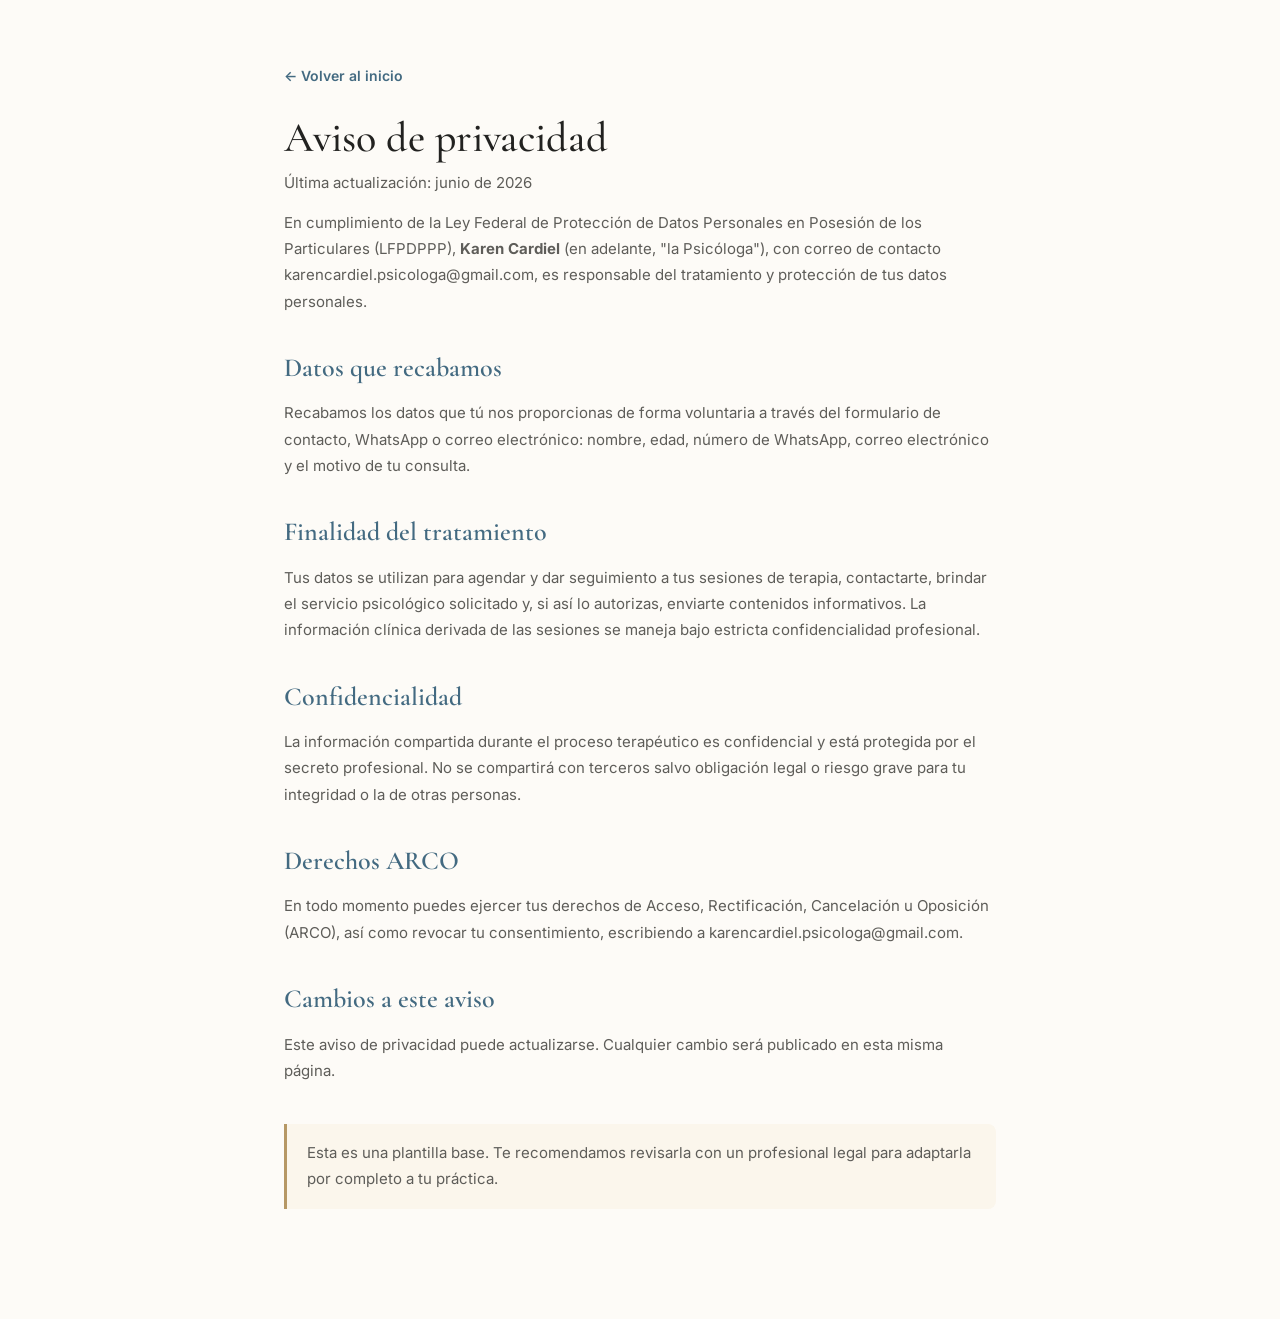
<file: aviso-privacidad.html>
<!doctype html>
<html lang="es">
  <head>
    <meta charset="utf-8" />
    <meta name="viewport" content="width=device-width, initial-scale=1" />
    <meta name="robots" content="noindex, follow" />
    <meta name="description" content="Aviso de privacidad de Psicóloga Karen Cardiel." />
    <title>Aviso de privacidad | Psicóloga Karen Cardiel</title>
    <link rel="icon" type="image/svg+xml" href="./assets/karen-logo-premium.svg" />
    <link rel="preconnect" href="https://fonts.googleapis.com" />
    <link rel="preconnect" href="https://fonts.gstatic.com" crossorigin />
    <link
      href="https://fonts.googleapis.com/css2?family=Cormorant+Garamond:ital,wght@0,500;0,600;1,500;1,600&family=Inter:wght@400;500;600;700&display=swap"
      rel="stylesheet"
    />
    <link rel="stylesheet" href="./styles.css" />
  </head>
  <body>
    <div class="site-frame">
      <main class="legal-page">
        <a class="legal-back" href="./index.html">← Volver al inicio</a>
        <h1>Aviso de privacidad</h1>
        <p class="legal-updated">Última actualización: junio de 2026</p>

        <p>
          En cumplimiento de la Ley Federal de Protección de Datos Personales en Posesión de los
          Particulares (LFPDPPP), <strong>Karen Cardiel</strong> (en adelante, "la Psicóloga"), con
          correo de contacto <a href="mailto:karencardiel.psicologa@gmail.com">karencardiel.psicologa@gmail.com</a>,
          es responsable del tratamiento y protección de tus datos personales.
        </p>

        <h2>Datos que recabamos</h2>
        <p>
          Recabamos los datos que tú nos proporcionas de forma voluntaria a través del formulario de
          contacto, WhatsApp o correo electrónico: nombre, edad, número de WhatsApp, correo
          electrónico y el motivo de tu consulta.
        </p>

        <h2>Finalidad del tratamiento</h2>
        <p>
          Tus datos se utilizan para agendar y dar seguimiento a tus sesiones de terapia, contactarte,
          brindar el servicio psicológico solicitado y, si así lo autorizas, enviarte contenidos
          informativos. La información clínica derivada de las sesiones se maneja bajo estricta
          confidencialidad profesional.
        </p>

        <h2>Confidencialidad</h2>
        <p>
          La información compartida durante el proceso terapéutico es confidencial y está protegida por
          el secreto profesional. No se compartirá con terceros salvo obligación legal o riesgo grave
          para tu integridad o la de otras personas.
        </p>

        <h2>Derechos ARCO</h2>
        <p>
          En todo momento puedes ejercer tus derechos de Acceso, Rectificación, Cancelación u Oposición
          (ARCO), así como revocar tu consentimiento, escribiendo a
          <a href="mailto:karencardiel.psicologa@gmail.com">karencardiel.psicologa@gmail.com</a>.
        </p>

        <h2>Cambios a este aviso</h2>
        <p>
          Este aviso de privacidad puede actualizarse. Cualquier cambio será publicado en esta misma
          página.
        </p>

        <p class="legal-note">
          Esta es una plantilla base. Te recomendamos revisarla con un profesional legal para
          adaptarla por completo a tu práctica.
        </p>
      </main>
    </div>
  </body>
</html>
</file>
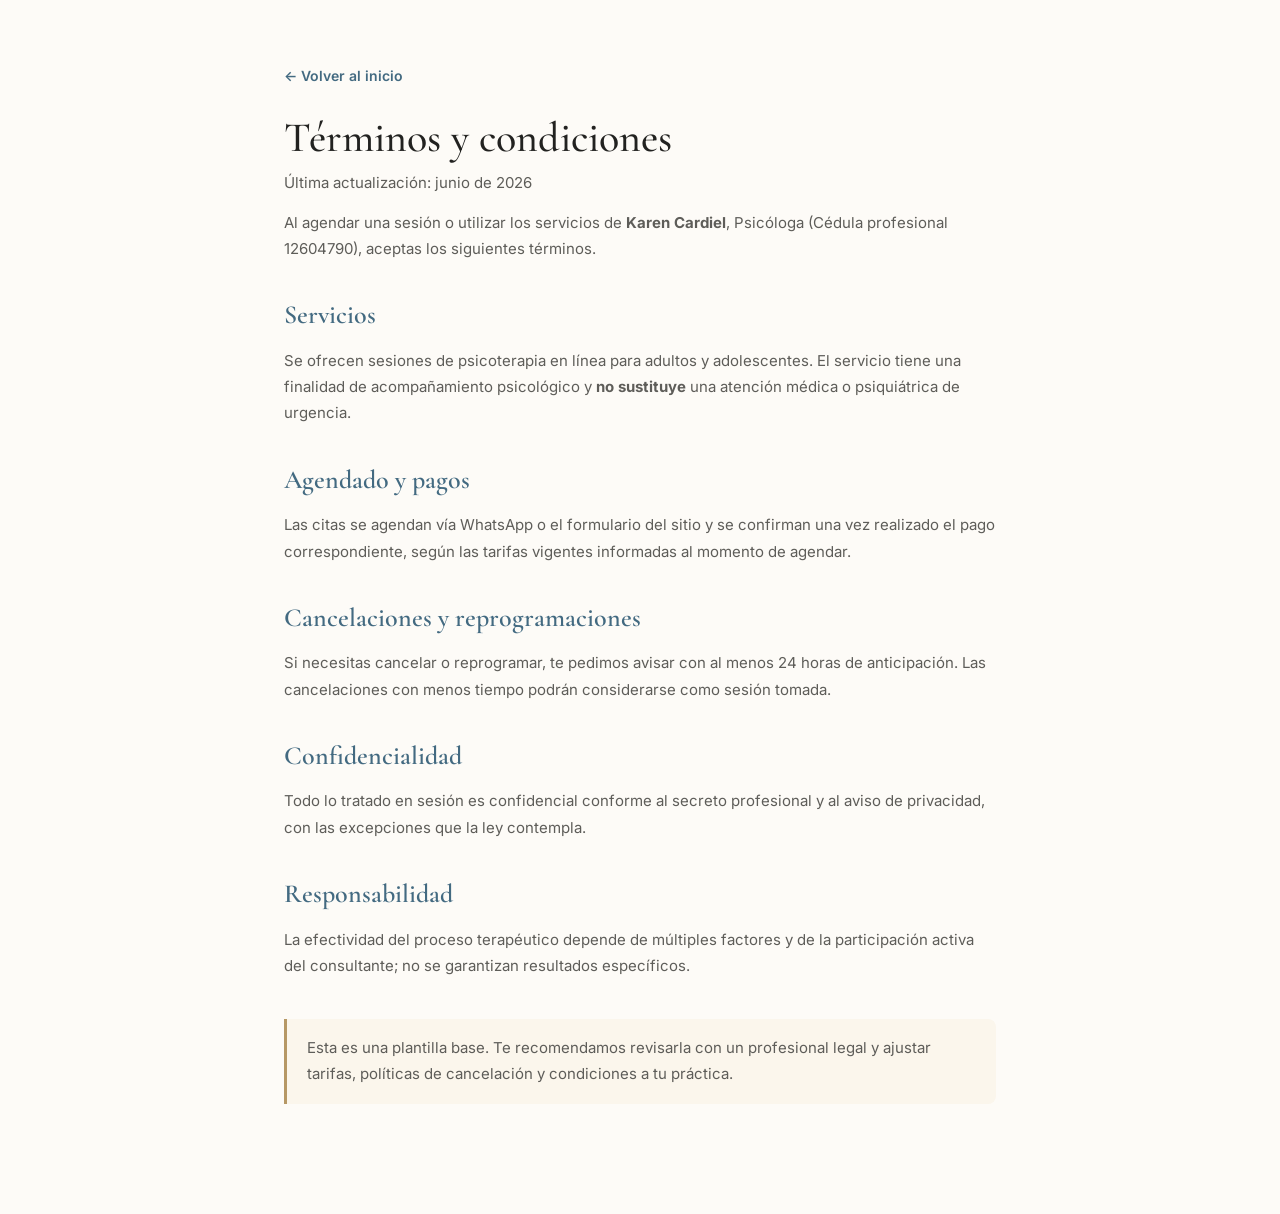
<file: terminos.html>
<!doctype html>
<html lang="es">
  <head>
    <meta charset="utf-8" />
    <meta name="viewport" content="width=device-width, initial-scale=1" />
    <meta name="robots" content="noindex, follow" />
    <meta name="description" content="Términos y condiciones de Psicóloga Karen Cardiel." />
    <title>Términos y condiciones | Psicóloga Karen Cardiel</title>
    <link rel="icon" type="image/svg+xml" href="./assets/karen-logo-premium.svg" />
    <link rel="preconnect" href="https://fonts.googleapis.com" />
    <link rel="preconnect" href="https://fonts.gstatic.com" crossorigin />
    <link
      href="https://fonts.googleapis.com/css2?family=Cormorant+Garamond:ital,wght@0,500;0,600;1,500;1,600&family=Inter:wght@400;500;600;700&display=swap"
      rel="stylesheet"
    />
    <link rel="stylesheet" href="./styles.css" />
  </head>
  <body>
    <div class="site-frame">
      <main class="legal-page">
        <a class="legal-back" href="./index.html">← Volver al inicio</a>
        <h1>Términos y condiciones</h1>
        <p class="legal-updated">Última actualización: junio de 2026</p>

        <p>
          Al agendar una sesión o utilizar los servicios de <strong>Karen Cardiel</strong>, Psicóloga
          (Cédula profesional 12604790), aceptas los siguientes términos.
        </p>

        <h2>Servicios</h2>
        <p>
          Se ofrecen sesiones de psicoterapia en línea para adultos y adolescentes. El servicio tiene
          una finalidad de acompañamiento psicológico y <strong>no sustituye</strong> una atención
          médica o psiquiátrica de urgencia.
        </p>

        <h2>Agendado y pagos</h2>
        <p>
          Las citas se agendan vía WhatsApp o el formulario del sitio y se confirman una vez realizado
          el pago correspondiente, según las tarifas vigentes informadas al momento de agendar.
        </p>

        <h2>Cancelaciones y reprogramaciones</h2>
        <p>
          Si necesitas cancelar o reprogramar, te pedimos avisar con al menos 24 horas de
          anticipación. Las cancelaciones con menos tiempo podrán considerarse como sesión tomada.
        </p>

        <h2>Confidencialidad</h2>
        <p>
          Todo lo tratado en sesión es confidencial conforme al secreto profesional y al aviso de
          privacidad, con las excepciones que la ley contempla.
        </p>

        <h2>Responsabilidad</h2>
        <p>
          La efectividad del proceso terapéutico depende de múltiples factores y de la participación
          activa del consultante; no se garantizan resultados específicos.
        </p>

        <p class="legal-note">
          Esta es una plantilla base. Te recomendamos revisarla con un profesional legal y ajustar
          tarifas, políticas de cancelación y condiciones a tu práctica.
        </p>
      </main>
    </div>
  </body>
</html>
</file>
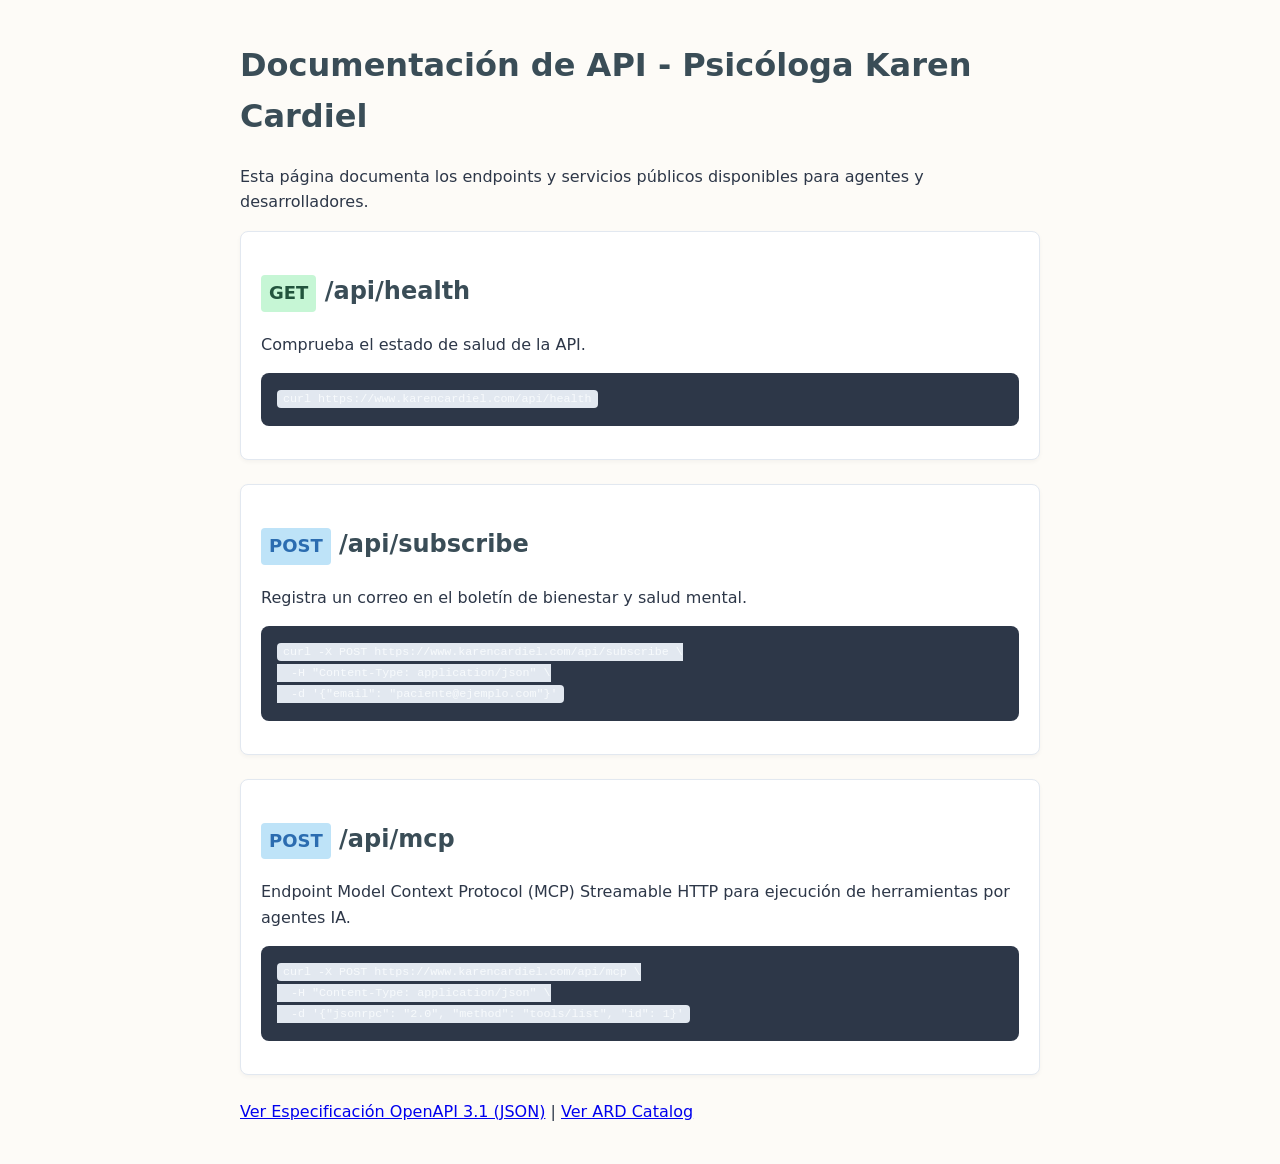
<file: docs/api.html>
<!doctype html>
<html lang="es">
<head>
  <meta charset="utf-8" />
  <meta name="viewport" content="width=device-width, initial-scale=1" />
  <title>Documentación de API | Psicóloga Karen Cardiel</title>
  <style>
    body { font-family: system-ui, -apple-system, sans-serif; line-height: 1.6; max-width: 800px; margin: 40px auto; padding: 0 20px; color: #2d3748; background: #fdfbf7; }
    h1, h2, h3 { color: #3a4d57; }
    code { background: #e2e8f0; padding: 2px 6px; border-radius: 4px; font-family: monospace; font-size: 0.9em; }
    pre { background: #2d3748; color: #f7fafc; padding: 16px; border-radius: 8px; overflow-x: auto; }
    .card { background: #ffffff; border: 1px solid #e2e8f0; border-radius: 8px; padding: 20px; margin-bottom: 24px; box-shadow: 0 2px 4px rgba(0,0,0,0.04); }
    .badge { display: inline-block; padding: 4px 8px; border-radius: 4px; font-size: 0.75em; font-weight: 700; text-transform: uppercase; }
    .badge-get { background: #c6f6d5; color: #22543d; }
    .badge-post { background: #bee3f8; color: #2b6cb0; }
  </style>
</head>
<body>
  <h1>Documentación de API - Psicóloga Karen Cardiel</h1>
  <p>Esta página documenta los endpoints y servicios públicos disponibles para agentes y desarrolladores.</p>

  <div class="card">
    <h2><span class="badge badge-get">GET</span> /api/health</h2>
    <p>Comprueba el estado de salud de la API.</p>
    <pre><code>curl https://www.karencardiel.com/api/health</code></pre>
  </div>

  <div class="card">
    <h2><span class="badge badge-post">POST</span> /api/subscribe</h2>
    <p>Registra un correo en el boletín de bienestar y salud mental.</p>
    <pre><code>curl -X POST https://www.karencardiel.com/api/subscribe \
  -H "Content-Type: application/json" \
  -d '{"email": "paciente@ejemplo.com"}'</code></pre>
  </div>

  <div class="card">
    <h2><span class="badge badge-post">POST</span> /api/mcp</h2>
    <p>Endpoint Model Context Protocol (MCP) Streamable HTTP para ejecución de herramientas por agentes IA.</p>
    <pre><code>curl -X POST https://www.karencardiel.com/api/mcp \
  -H "Content-Type: application/json" \
  -d '{"jsonrpc": "2.0", "method": "tools/list", "id": 1}'</code></pre>
  </div>

  <p><a href="/openapi.json">Ver Especificación OpenAPI 3.1 (JSON)</a> | <a href="/.well-known/ai-catalog.json">Ver ARD Catalog</a></p>
</body>
</html>
</file>
<file: styles.css>
:root {
  --paper: #fdfbf7;
  --bone: #f7f2eb;
  --cream: #ece5da;
  --blue: #5b849c;
  --blue-dark: #436a81;
  --blue-soft: #edf4f8;
  --ink: #222220;
  --muted: #5e5d59;
  --light-muted: #8c8983;
  --gold: #b69865;
  --gold-soft: #fbf6ec;
  --white: #ffffff;
  --border-subtle: rgba(34, 34, 32, 0.08);
  --border-card: rgba(255, 255, 255, 0.9);
  --shadow-sm: 0 4px 14px rgba(34, 34, 32, 0.04);
  --shadow-md: 0 12px 32px rgba(34, 34, 32, 0.06);
  --shadow-lg: 0 20px 48px rgba(34, 34, 32, 0.09);
  --radius-sm: 8px;
  --radius-md: 14px;
  --radius-lg: 22px;
  --radius-full: 999px;
  color-scheme: light;
}

* {
  box-sizing: border-box;
  margin: 0;
  padding: 0;
}

html {
  scroll-behavior: smooth;
}

section[id], footer[id] {
  scroll-margin-top: 92px;
}

body {
  margin: 0;
  min-width: 320px;
  background-color: var(--paper);
  color: var(--ink);
  font-family: 'Inter', -apple-system, BlinkMacSystemFont, "Segoe UI", Roboto, sans-serif;
  font-size: 15px;
  line-height: 1.6;
  -webkit-font-smoothing: antialiased;
  -moz-osx-font-smoothing: grayscale;
  overflow-x: hidden;
}

img {
  display: block;
  max-width: 100%;
  height: auto;
}

a {
  color: inherit;
  text-decoration: none;
  transition: color 0.2s ease, opacity 0.2s ease;
}

button, input, select {
  font-family: inherit;
}

/* Contenedor central universal */
.container {
  width: 100%;
  max-width: 1180px;
  margin: 0 auto;
  padding: 0 24px;
}

.site-frame {
  width: 100%;
  min-height: 100vh;
  position: relative;
  background: var(--paper);
  display: flex;
  flex-direction: column;
}

/* ==========================================================================
   HEADER / NAVEGACIÓN
   ========================================================================== */

.site-header {
  position: sticky;
  top: 0;
  left: 0;
  width: 100%;
  z-index: 100;
  background: rgba(253, 251, 247, 0.94);
  backdrop-filter: blur(14px);
  -webkit-backdrop-filter: blur(14px);
  border-bottom: 1px solid rgba(34, 34, 32, 0.06);
  transition: all 0.3s ease;
}

.site-header .header-inner {
  display: flex;
  align-items: center;
  justify-content: space-between;
  height: 84px;
}

.logo-link {
  display: flex;
  align-items: center;
}

.logo-link img {
  height: 64px;
  width: auto;
  object-fit: contain;
  mix-blend-mode: multiply;
  transition: transform 0.25s ease;
}

.logo-link:hover img {
  transform: scale(1.02);
}

.main-nav {
  display: flex;
  align-items: center;
  gap: 32px;
}

.main-nav a {
  position: relative;
  font-size: 14px;
  font-weight: 500;
  color: rgba(34, 34, 32, 0.8);
  padding: 6px 0;
  transition: color 0.2s ease;
}

.main-nav a:hover,
.main-nav a.active {
  color: var(--blue-dark);
}

.main-nav a.active::after {
  content: "";
  position: absolute;
  left: 0;
  bottom: 0;
  width: 100%;
  height: 2px;
  background: var(--blue);
  border-radius: 2px;
}

.header-actions-wrapper {
  display: flex;
  align-items: center;
  gap: 16px;
}

.header-cta {
  display: inline-flex;
  align-items: center;
  justify-content: center;
  padding: 10px 22px;
  border-radius: var(--radius-full);
  background: var(--blue);
  color: var(--white);
  font-size: 13.5px;
  font-weight: 600;
  letter-spacing: 0.02em;
  box-shadow: 0 8px 20px rgba(91, 132, 156, 0.25);
  transition: background 0.25s ease, transform 0.2s ease, box-shadow 0.25s ease;
}

.header-cta:hover {
  background: var(--blue-dark);
  transform: translateY(-1px);
  box-shadow: 0 12px 26px rgba(91, 132, 156, 0.35);
  color: var(--white);
}

.menu-toggle {
  display: none;
}

/* ==========================================================================
   ELEMENTOS TIPOGRÁFICOS Y BOTONES REUTILIZABLES
   ========================================================================== */

.kicker {
  color: var(--blue-dark);
  font-size: 12px;
  font-weight: 700;
  letter-spacing: 0.22em;
  text-transform: uppercase;
  margin-bottom: 12px;
}

.kicker.small {
  font-size: 11px;
  letter-spacing: 0.18em;
}

.kicker-badge {
  display: inline-flex;
  align-items: center;
  gap: 8px;
  padding: 6px 14px;
  border-radius: var(--radius-full);
  background: var(--gold-soft);
  border: 1px solid rgba(182, 152, 101, 0.25);
  color: #8c734b;
  font-size: 11.5px;
  font-weight: 600;
  letter-spacing: 0.08em;
  text-transform: uppercase;
  margin-bottom: 20px;
}

.pulse-dot {
  width: 7px;
  height: 7px;
  border-radius: 50%;
  background: var(--gold);
  box-shadow: 0 0 0 0 rgba(182, 152, 101, 0.7);
  animation: pulse 2s infinite;
}

@keyframes pulse {
  0% {
    box-shadow: 0 0 0 0 rgba(182, 152, 101, 0.7);
  }
  70% {
    box-shadow: 0 0 0 8px rgba(182, 152, 101, 0);
  }
  100% {
    box-shadow: 0 0 0 0 rgba(182, 152, 101, 0);
  }
}

.section-header {
  text-align: center;
  max-width: 680px;
  margin: 0 auto 48px;
}

.section-header h2 {
  font-family: 'Cormorant Garamond', Georgia, serif;
  font-size: clamp(32px, 3.8vw, 44px);
  font-weight: 500;
  line-height: 1.15;
  color: var(--ink);
  margin-bottom: 12px;
}

.section-header h2 em {
  font-style: italic;
  color: var(--blue);
}

.section-subtitle {
  font-size: 15px;
  color: var(--muted);
  line-height: 1.6;
}

/* Botones principales */
.primary-btn, .secondary-btn {
  display: inline-flex;
  align-items: center;
  justify-content: center;
  gap: 10px;
  padding: 13px 28px;
  border-radius: var(--radius-full);
  font-size: 14.5px;
  font-weight: 600;
  cursor: pointer;
  transition: all 0.25s cubic-bezier(0.16, 1, 0.3, 1);
  text-align: center;
}

.primary-btn {
  background: var(--blue);
  color: var(--white);
  box-shadow: 0 10px 24px rgba(91, 132, 156, 0.28);
  border: 1px solid transparent;
}

.primary-btn:hover {
  background: var(--blue-dark);
  transform: translateY(-2px);
  box-shadow: 0 16px 32px rgba(91, 132, 156, 0.38);
  color: var(--white);
}

.secondary-btn {
  background: rgba(255, 255, 255, 0.85);
  color: var(--ink);
  border: 1px solid rgba(34, 34, 32, 0.18);
  box-shadow: var(--shadow-sm);
}

.secondary-btn:hover {
  background: var(--white);
  border-color: var(--ink);
  transform: translateY(-2px);
  box-shadow: var(--shadow-md);
}

.icon, .icon-small, .list-icon {
  display: inline-block;
  vertical-align: middle;
  stroke-width: 2;
  transition: transform 0.25s ease;
}

.icon {
  width: 28px;
  height: 28px;
  color: var(--blue);
}

.icon-small {
  width: 16px;
  height: 16px;
}

.list-icon {
  width: 18px;
  height: 18px;
  color: var(--blue);
  flex-shrink: 0;
}

.sr-only {
  position: absolute;
  width: 1px;
  height: 1px;
  padding: 0;
  margin: -1px;
  overflow: hidden;
  clip: rect(0, 0, 0, 0);
  white-space: nowrap;
  border: 0;
}

/* ==========================================================================
   HERO SECTION
   ========================================================================== */

.hero-section {
  position: relative;
  padding: 60px 0 90px;
  background:
    radial-gradient(circle at 85% 15%, rgba(236, 229, 218, 0.7), transparent 45%),
    radial-gradient(circle at 15% 70%, rgba(237, 244, 248, 0.6), transparent 40%),
    linear-gradient(180deg, #fdfbf7 0%, #f9f5ee 100%);
  border-bottom: 1px solid rgba(34, 34, 32, 0.05);
}

.hero-container {
  display: grid;
  grid-template-columns: 1.15fr 0.85fr;
  gap: 48px;
  align-items: center;
}

.hero-copy h1 {
  font-family: 'Cormorant Garamond', Georgia, serif;
  font-size: clamp(40px, 5vw, 62px);
  font-weight: 500;
  line-height: 1.08;
  letter-spacing: -0.02em;
  color: var(--ink);
  margin-bottom: 20px;
}

.hero-copy h1 em {
  font-style: italic;
  color: var(--blue);
  display: block;
}

.hero-text {
  font-size: 17px;
  line-height: 1.7;
  color: var(--muted);
  max-width: 480px;
  margin-bottom: 32px;
}

.hero-actions {
  display: flex;
  align-items: center;
  gap: 16px;
  flex-wrap: wrap;
  margin-bottom: 28px;
}

.safe-note {
  display: inline-flex;
  align-items: center;
  gap: 10px;
  color: var(--muted);
  font-size: 13px;
  background: rgba(255, 255, 255, 0.65);
  padding: 8px 16px;
  border-radius: var(--radius-full);
  border: 1px solid rgba(34, 34, 32, 0.06);
}

.safe-note span {
  display: flex;
  align-items: center;
  color: var(--gold);
}

.hero-portrait-wrap {
  display: flex;
  justify-content: center;
  align-items: center;
}

.portrait-card {
  position: relative;
  width: 100%;
  max-width: 420px;
  border-radius: 28px;
  overflow: hidden;
  background: linear-gradient(145deg, #ffffff 0%, #f4ede2 100%);
  box-shadow: 0 24px 60px rgba(91, 132, 156, 0.16), 0 8px 24px rgba(34, 34, 32, 0.06);
  border: 4px solid var(--white);
  transition: transform 0.4s ease, box-shadow 0.4s ease;
}

.portrait-card:hover {
  transform: translateY(-4px);
  box-shadow: 0 32px 70px rgba(91, 132, 156, 0.22);
}

.hero-person {
  width: 100%;
  height: auto;
  object-fit: cover;
  display: block;
}

/* ==========================================================================
   SOBRE MÍ
   ========================================================================== */

.about-section {
  padding: 96px 0;
  background: var(--paper);
  border-bottom: 1px solid var(--border-subtle);
}

.about-container {
  display: grid;
  grid-template-columns: 1fr 1fr;
  gap: 64px;
  align-items: center;
}

.about-copy h2 {
  font-family: 'Cormorant Garamond', Georgia, serif;
  font-size: clamp(32px, 3.8vw, 44px);
  font-weight: 500;
  line-height: 1.15;
  margin-bottom: 18px;
}

.about-copy h2 em {
  font-style: italic;
  color: var(--blue);
}

.about-lead {
  font-size: 18px;
  font-weight: 600;
  color: var(--ink);
  margin-bottom: 14px;
}

.about-bio {
  font-size: 15.5px;
  line-height: 1.75;
  color: var(--muted);
  margin-bottom: 24px;
}

.about-meta {
  display: flex;
  align-items: center;
  gap: 20px;
  flex-wrap: wrap;
}

.license-badge {
  display: inline-flex;
  align-items: center;
  gap: 8px;
  padding: 8px 16px;
  border-radius: var(--radius-full);
  background: var(--gold-soft);
  border: 1px solid rgba(182, 152, 101, 0.3);
  color: #7d653f;
  font-size: 12px;
  font-weight: 600;
  letter-spacing: 0.03em;
}

.about-link {
  display: inline-flex;
  align-items: center;
  gap: 8px;
  color: var(--blue-dark);
  font-size: 14px;
  font-weight: 600;
}

.about-link:hover {
  color: var(--blue);
  transform: translateX(3px);
}

.about-features {
  display: flex;
  flex-direction: column;
  gap: 20px;
}

.feature-item {
  display: flex;
  align-items: flex-start;
  gap: 20px;
  padding: 22px 24px;
  border-radius: var(--radius-md);
  background: var(--white);
  border: 1px solid var(--border-subtle);
  box-shadow: var(--shadow-sm);
  transition: transform 0.2s ease, box-shadow 0.2s ease;
}

.feature-item:hover {
  transform: translateY(-2px);
  box-shadow: var(--shadow-md);
  border-color: rgba(91, 132, 156, 0.2);
}

.feature-icon {
  display: grid;
  place-items: center;
  width: 44px;
  height: 44px;
  border-radius: 12px;
  background: var(--blue-soft);
  color: var(--blue);
  flex-shrink: 0;
}

.feature-item h4 {
  font-size: 16px;
  font-weight: 600;
  color: var(--ink);
  margin-bottom: 4px;
}

.feature-item p {
  font-size: 13.5px;
  color: var(--muted);
  line-height: 1.5;
}

/* ==========================================================================
   SERVICIOS
   ========================================================================== */

.services-section {
  padding: 96px 0;
  background: var(--bone);
}

.services-grid {
  display: grid;
  grid-template-columns: repeat(auto-fit, minmax(210px, 1fr));
  gap: 20px;
}

.service-card {
  display: flex;
  flex-direction: column;
  padding: 32px 24px;
  background: var(--white);
  border-radius: var(--radius-md);
  border: 1px solid var(--border-card);
  box-shadow: var(--shadow-sm);
  transition: all 0.25s cubic-bezier(0.16, 1, 0.3, 1);
  text-align: center;
  align-items: center;
}

.service-card:hover {
  transform: translateY(-5px);
  box-shadow: var(--shadow-lg);
  border-color: rgba(91, 132, 156, 0.3);
}

.service-icon {
  display: grid;
  place-items: center;
  width: 52px;
  height: 52px;
  border-radius: 14px;
  background: var(--blue-soft);
  color: var(--blue);
  margin-bottom: 18px;
  transition: transform 0.25s ease, background 0.25s ease;
}

.service-card:hover .service-icon {
  transform: scale(1.08);
  background: var(--blue);
  color: var(--white);
}

.service-card h3 {
  font-family: 'Cormorant Garamond', Georgia, serif;
  font-size: 22px;
  font-weight: 600;
  color: var(--ink);
  margin-bottom: 10px;
  line-height: 1.2;
}

.service-card p {
  font-size: 13.5px;
  color: var(--muted);
  line-height: 1.55;
}

/* ==========================================================================
   METODOLOGÍA / PROCESO EN 3 PASOS
   ========================================================================== */

.process-section {
  padding: 96px 0;
  background: var(--paper);
  border-top: 1px solid var(--border-subtle);
}

.process-grid {
  display: grid;
  grid-template-columns: repeat(3, 1fr);
  gap: 28px;
  position: relative;
}

.process-card {
  position: relative;
  display: flex;
  flex-direction: column;
  padding: 36px 28px 32px;
  background: var(--white);
  border-radius: var(--radius-lg);
  border: 1px solid var(--border-subtle);
  box-shadow: var(--shadow-sm);
  transition: all 0.3s cubic-bezier(0.16, 1, 0.3, 1);
}

.process-card:hover {
  transform: translateY(-6px);
  box-shadow: var(--shadow-lg);
  border-color: rgba(91, 132, 156, 0.35);
}

.process-card-top {
  display: flex;
  align-items: center;
  justify-content: space-between;
  margin-bottom: 24px;
}

.process-badge {
  display: inline-flex;
  align-items: center;
  padding: 6px 14px;
  border-radius: var(--radius-full);
  background: var(--blue-soft);
  color: var(--blue-dark);
  font-size: 12px;
  font-weight: 700;
  letter-spacing: 0.08em;
  text-transform: uppercase;
}

.process-icon {
  display: grid;
  place-items: center;
  width: 46px;
  height: 46px;
  border-radius: 12px;
  background: rgba(182, 152, 101, 0.12);
  color: var(--gold);
}

.process-card h3 {
  font-family: 'Cormorant Garamond', Georgia, serif;
  font-size: 23px;
  font-weight: 600;
  color: var(--ink);
  margin-bottom: 12px;
  line-height: 1.25;
}

.process-card p {
  font-size: 14.5px;
  color: var(--muted);
  line-height: 1.65;
}

.process-footer-cta {
  display: flex;
  align-items: center;
  justify-content: center;
  gap: 20px;
  margin-top: 48px;
  padding: 22px 32px;
  border-radius: var(--radius-full);
  background: var(--bone);
  border: 1px solid rgba(255, 255, 255, 0.9);
  box-shadow: var(--shadow-sm);
  flex-wrap: wrap;
  text-align: center;
}

.process-footer-cta p {
  font-size: 15.5px;
  font-weight: 600;
  color: var(--ink);
  margin: 0;
}

/* ==========================================================================
   ¿POR QUÉ TERAPIA?
   ========================================================================== */

.why-section {
  padding: 96px 0;
  background: var(--paper);
}

.why-intro {
  font-size: 16px;
  color: var(--muted);
  line-height: 1.7;
}

.why-grid {
  display: grid;
  grid-template-columns: repeat(4, 1fr);
  gap: 20px;
}

.why-card {
  padding: 30px 22px;
  background: rgba(247, 242, 235, 0.65);
  border-radius: var(--radius-md);
  border: 1px solid rgba(255, 255, 255, 0.9);
  box-shadow: var(--shadow-sm);
  text-align: center;
  transition: transform 0.2s ease, box-shadow 0.2s ease;
}

.why-card:hover {
  transform: translateY(-4px);
  box-shadow: var(--shadow-md);
  background: var(--white);
}

.why-icon {
  display: grid;
  place-items: center;
  width: 48px;
  height: 48px;
  margin: 0 auto 16px;
  border-radius: 50%;
  background: rgba(91, 132, 156, 0.12);
  color: var(--blue);
}

.why-card h3 {
  font-family: 'Cormorant Garamond', Georgia, serif;
  font-size: 21px;
  font-weight: 600;
  color: var(--ink);
  margin-bottom: 8px;
}

.why-card p {
  font-size: 13.5px;
  color: var(--muted);
  line-height: 1.55;
}

/* ==========================================================================
   FRASE INSPIRACIONAL
   ========================================================================== */

.quote-section {
  position: relative;
  min-height: 240px;
  display: flex;
  align-items: center;
  justify-content: center;
  overflow: hidden;
}

.quote-section img {
  position: absolute;
  inset: 0;
  width: 100%;
  height: 100%;
  object-fit: cover;
  object-position: center;
}

.quote-overlay {
  position: absolute;
  inset: 0;
  background: linear-gradient(180deg, rgba(253, 251, 247, 0.75) 0%, rgba(247, 242, 235, 0.85) 100%);
}

.quote-section blockquote {
  position: relative;
  z-index: 2;
  max-width: 820px;
  padding: 40px 24px;
  text-align: center;
  font-family: 'Cormorant Garamond', Georgia, serif;
  font-size: clamp(28px, 4vw, 42px);
  font-weight: 500;
  font-style: normal;
  line-height: 1.25;
  color: var(--ink);
  text-shadow: 0 2px 20px rgba(253, 251, 247, 0.9);
}

.quote-section blockquote em {
  color: var(--blue-dark);
  font-style: italic;
}

/* ==========================================================================
   AGENDAR SESIÓN / FORMULARIO & CALENDARIO
   ========================================================================== */

.booking-section {
  padding: 96px 0;
  background: var(--paper);
  border-top: 1px solid var(--border-subtle);
}

.booking-container {
  display: grid;
  grid-template-columns: 1fr 1.15fr 0.95fr;
  gap: 36px;
  align-items: start;
}

.booking-copy h2 {
  font-family: 'Cormorant Garamond', Georgia, serif;
  font-size: clamp(32px, 3.5vw, 42px);
  font-weight: 500;
  line-height: 1.15;
  margin-bottom: 14px;
}

.booking-copy h2 em {
  color: var(--blue);
  font-style: italic;
}

.booking-desc {
  font-size: 15px;
  color: var(--muted);
  line-height: 1.6;
  margin-bottom: 28px;
}

.booking-highlights {
  list-style: none;
  display: flex;
  flex-direction: column;
  gap: 16px;
}

.booking-highlights li {
  display: flex;
  align-items: center;
  gap: 12px;
  font-size: 14px;
  color: var(--ink);
}

.highlight-icon {
  display: grid;
  place-items: center;
  width: 32px;
  height: 32px;
  border-radius: 50%;
  background: var(--blue-soft);
  color: var(--blue);
  flex-shrink: 0;
}

/* Formulario */
.booking-form {
  display: flex;
  flex-direction: column;
  gap: 16px;
  background: var(--white);
  padding: 32px 28px;
  border-radius: var(--radius-lg);
  border: 1px solid var(--border-subtle);
  box-shadow: var(--shadow-md);
}

.form-group {
  display: flex;
  flex-direction: column;
  gap: 6px;
}

.form-group label {
  font-size: 13px;
  font-weight: 600;
  color: var(--ink);
}

.form-row {
  display: grid;
  grid-template-columns: 1fr 1.5fr;
  gap: 12px;
}

.booking-form input,
.booking-form select {
  width: 100%;
  height: 46px;
  padding: 0 14px;
  border-radius: var(--radius-sm);
  border: 1px solid rgba(34, 34, 32, 0.15);
  background: var(--paper);
  color: var(--ink);
  font-size: 14px;
  outline: none;
  transition: all 0.2s ease;
}

.booking-form input:focus,
.booking-form select:focus {
  border-color: var(--blue);
  background: var(--white);
  box-shadow: 0 0 0 3px rgba(91, 132, 156, 0.15);
}

.booking-submit-btn {
  display: inline-flex;
  align-items: center;
  justify-content: center;
  gap: 10px;
  height: 48px;
  border-radius: var(--radius-full);
  background: var(--blue);
  color: var(--white);
  font-size: 14.5px;
  font-weight: 600;
  border: none;
  cursor: pointer;
  margin-top: 8px;
  box-shadow: 0 8px 20px rgba(91, 132, 156, 0.3);
  transition: all 0.25s ease;
}

.booking-submit-btn:hover {
  background: var(--blue-dark);
  transform: translateY(-2px);
  box-shadow: 0 12px 28px rgba(91, 132, 156, 0.4);
}

/* Tarjeta de Calendario */
.calendar-card {
  background: var(--white);
  padding: 28px 22px;
  border-radius: var(--radius-lg);
  border: 1px solid var(--border-subtle);
  box-shadow: var(--shadow-md);
  text-align: center;
}

.calendar-header h3 {
  font-family: 'Cormorant Garamond', Georgia, serif;
  font-size: 22px;
  font-weight: 600;
  color: var(--ink);
}

.calendar-header p {
  font-size: 12.5px;
  color: var(--muted);
  margin-top: 2px;
}

.calendar-title {
  display: flex;
  align-items: center;
  justify-content: space-between;
  margin: 18px 0 14px;
  padding: 0 4px;
}

.calendar-title strong {
  font-size: 14px;
  font-weight: 600;
  color: var(--ink);
  text-transform: capitalize;
}

.calendar-title button {
  width: 32px;
  height: 32px;
  border-radius: 50%;
  border: 1px solid rgba(34, 34, 32, 0.1);
  background: var(--paper);
  color: var(--ink);
  font-size: 18px;
  line-height: 1;
  display: grid;
  place-items: center;
  cursor: pointer;
  transition: all 0.2s ease;
}

.calendar-title button:hover:not(:disabled) {
  background: var(--blue-soft);
  color: var(--blue);
  border-color: var(--blue);
}

.calendar-title button:disabled {
  opacity: 0.3;
  cursor: not-allowed;
}

.calendar-grid {
  display: grid;
  grid-template-columns: repeat(7, 1fr);
  gap: 6px;
}

.calendar-grid span,
.calendar-grid button {
  width: 100%;
  aspect-ratio: 1 / 1;
  display: grid;
  place-items: center;
  border-radius: 50%;
  font-size: 13px;
}

.calendar-weekday {
  color: var(--blue-dark);
  font-weight: 700;
  font-size: 11.5px !important;
}

.calendar-grid button {
  border: none;
  background: transparent;
  color: var(--ink);
  cursor: pointer;
  transition: all 0.18s ease;
  font-weight: 500;
}

.calendar-grid button:hover:not(:disabled) {
  background: var(--blue-soft);
  color: var(--blue-dark);
}

.calendar-grid button:disabled {
  color: var(--light-muted);
  opacity: 0.35;
  cursor: not-allowed;
}

.calendar-grid .today {
  box-shadow: inset 0 0 0 1.5px var(--blue);
}

.calendar-grid .active {
  background: var(--blue) !important;
  color: var(--white) !important;
  box-shadow: 0 4px 12px rgba(91, 132, 156, 0.35);
  font-weight: 700;
}

.calendar-status-box {
  margin-top: 16px;
  padding: 10px;
  background: var(--bone);
  border-radius: var(--radius-sm);
}

.calendar-selection {
  font-size: 12px;
  color: var(--muted);
  line-height: 1.4;
}

/* ==========================================================================
   TESTIMONIOS
   ========================================================================== */

.testimonials-section {
  padding: 96px 0;
  background: var(--bone);
}

.testimonials-grid {
  display: grid;
  grid-template-columns: repeat(4, 1fr);
  gap: 20px;
}

.testimonial-card {
  display: flex;
  flex-direction: column;
  justify-content: space-between;
  padding: 28px 24px;
  background: var(--white);
  border-radius: var(--radius-md);
  border: 1px solid var(--border-card);
  box-shadow: var(--shadow-sm);
  transition: transform 0.25s ease, box-shadow 0.25s ease;
}

.testimonial-card:hover {
  transform: translateY(-4px);
  box-shadow: var(--shadow-md);
}

.stars {
  color: #e5a93b;
  font-size: 15px;
  letter-spacing: 2px;
  margin-bottom: 14px;
}

.testimonial-card blockquote {
  font-family: 'Cormorant Garamond', Georgia, serif;
  font-size: 18px;
  line-height: 1.45;
  color: var(--ink);
  font-style: normal;
  margin-bottom: 20px;
  flex-grow: 1;
}

.patient-info {
  display: flex;
  align-items: center;
  gap: 12px;
  border-top: 1px solid rgba(34, 34, 32, 0.06);
  padding-top: 14px;
}

.patient-avatar {
  display: grid;
  place-items: center;
  width: 36px;
  height: 36px;
  border-radius: 50%;
  background: var(--blue-soft);
  color: var(--blue-dark);
  font-weight: 700;
  font-size: 14px;
}

.patient-info strong {
  display: block;
  font-size: 13.5px;
  color: var(--ink);
}

.patient-info span {
  display: block;
  font-size: 12px;
  color: var(--light-muted);
}

/* ==========================================================================
   PREGUNTAS FRECUENTES (FAQ)
   ========================================================================== */

.faq-section {
  padding: 96px 0;
  background: var(--paper);
}

.faq-container {
  max-width: 780px;
  margin: 0 auto;
}

.faq-intro {
  text-align: center;
  font-size: 15.5px;
  color: var(--muted);
  margin: 12px auto 40px;
  max-width: 560px;
}

.faq-accordion {
  display: flex;
  flex-direction: column;
  gap: 14px;
}

.faq-item {
  border: 1px solid var(--border-subtle);
  border-radius: var(--radius-md);
  background: var(--white);
  box-shadow: var(--shadow-sm);
  overflow: hidden;
  transition: all 0.25s ease;
}

.faq-item:hover {
  border-color: rgba(91, 132, 156, 0.3);
  box-shadow: var(--shadow-md);
}

.faq-item.is-open {
  border-color: rgba(91, 132, 156, 0.5);
  box-shadow: 0 12px 30px rgba(91, 132, 156, 0.1);
}

.faq-question {
  width: 100%;
  display: flex;
  align-items: center;
  justify-content: space-between;
  gap: 18px;
  padding: 22px 24px;
  background: transparent;
  border: 0;
  cursor: pointer;
  text-align: left;
}

.faq-q-text {
  font-family: 'Cormorant Garamond', Georgia, serif;
  font-size: 20px;
  font-weight: 600;
  color: var(--ink);
  line-height: 1.25;
  transition: color 0.2s ease;
}

.faq-item.is-open .faq-q-text {
  color: var(--blue-dark);
}

.faq-icon {
  display: grid;
  place-items: center;
  width: 32px;
  height: 32px;
  border-radius: 50%;
  background: var(--blue-soft);
  color: var(--blue);
  flex-shrink: 0;
  transition: transform 0.3s cubic-bezier(0.16, 1, 0.3, 1), background 0.2s ease, color 0.2s ease;
}

.faq-icon svg {
  width: 16px;
  height: 16px;
}

.faq-item.is-open .faq-icon {
  transform: rotate(180deg);
  background: var(--blue);
  color: var(--white);
}

.faq-answer {
  display: grid;
  grid-template-rows: 0fr;
  transition: grid-template-rows 0.35s cubic-bezier(0.16, 1, 0.3, 1);
}

.faq-item.is-open .faq-answer {
  grid-template-rows: 1fr;
}

.faq-answer-inner {
  overflow: hidden;
  padding: 0 24px;
  transition: padding 0.35s ease;
}

.faq-item.is-open .faq-answer-inner {
  padding: 0 24px 24px 24px;
}

.faq-answer p {
  font-size: 14.5px;
  line-height: 1.7;
  color: var(--muted);
  margin-bottom: 12px;
}

.faq-answer p:last-child {
  margin-bottom: 0;
}

.faq-answer strong {
  color: var(--ink);
  font-weight: 600;
}

.faq-confidential-list {
  margin: 10px 0 0 18px;
  color: var(--muted);
  font-size: 14px;
  line-height: 1.65;
}

.faq-confidential-list li {
  margin-bottom: 6px;
}

.faq-cta-box {
  margin-top: 48px;
  padding: 32px 28px;
  border-radius: var(--radius-lg);
  background: var(--bone);
  border: 1px solid rgba(255, 255, 255, 0.9);
  text-align: center;
}

.faq-cta-box p {
  font-size: 16px;
  font-weight: 600;
  color: var(--ink);
  margin-bottom: 20px;
}

.faq-cta-actions {
  display: flex;
  justify-content: center;
  gap: 16px;
  flex-wrap: wrap;
}

/* ==========================================================================
   FOOTER
   ========================================================================== */

.site-footer {
  background: var(--paper);
  border-top: 1px solid var(--border-subtle);
  margin-top: auto;
}

.footer-main {
  display: flex;
  align-items: flex-start;
  justify-content: space-between;
  gap: 48px;
  padding: 64px 24px 48px;
  flex-wrap: wrap;
}

.footer-brand {
  max-width: 360px;
}

.footer-brand img {
  height: 70px;
  width: auto;
  object-fit: contain;
  mix-blend-mode: multiply;
  margin-bottom: 16px;
}

.brand-sub {
  font-size: 13.5px;
  color: var(--muted);
  line-height: 1.6;
  max-width: 260px;
}

.footer-heading {
  font-size: 13px;
  font-weight: 700;
  text-transform: uppercase;
  letter-spacing: 0.1em;
  color: var(--blue-dark);
  margin-bottom: 16px;
}

.footer-contact {
  display: flex;
  flex-direction: column;
  gap: 12px;
}

.footer-line {
  display: inline-flex;
  align-items: center;
  gap: 12px;
  font-size: 13.5px;
  color: var(--muted);
}

.footer-line:hover {
  color: var(--ink);
}

.contact-icon {
  display: grid;
  place-items: center;
  width: 32px;
  height: 32px;
  border-radius: 50%;
  background: var(--bone);
  color: var(--muted);
  flex-shrink: 0;
}

.contact-icon svg {
  width: 16px;
  height: 16px;
}

.contact-icon-license {
  background: var(--gold-soft);
  color: var(--gold);
}

.footer-whatsapp .contact-icon {
  background: rgba(63, 159, 114, 0.15);
  color: #3f9f72;
}

.footer-instagram .contact-icon {
  background: rgba(193, 91, 127, 0.15);
  color: #c15b7f;
}

.footer-mail .contact-icon {
  background: var(--blue-soft);
  color: var(--blue);
}

.newsletter {
  display: flex;
  flex-direction: column;
  gap: 10px;
}

.newsletter label {
  font-size: 13px;
  font-weight: 700;
  text-transform: uppercase;
  letter-spacing: 0.1em;
  color: var(--blue-dark);
}

.newsletter span {
  font-size: 13.5px;
  color: var(--muted);
  line-height: 1.5;
}

.newsletter-input-group {
  display: flex;
  gap: 8px;
  margin-top: 6px;
}

.newsletter input {
  flex-grow: 1;
  height: 44px;
  padding: 0 14px;
  border-radius: var(--radius-sm);
  border: 1px solid rgba(34, 34, 32, 0.15);
  background: var(--white);
  font-size: 13.5px;
  outline: none;
}

.newsletter input:focus {
  border-color: var(--blue);
}

.newsletter button {
  width: 44px;
  height: 44px;
  border-radius: var(--radius-sm);
  border: none;
  background: var(--blue);
  color: var(--white);
  display: grid;
  place-items: center;
  cursor: pointer;
  transition: background 0.2s ease;
}

.newsletter button:hover {
  background: var(--blue-dark);
}

.newsletter-status {
  font-size: 12px;
  color: var(--muted);
}

.footer-bar {
  background: var(--blue);
  color: rgba(255, 255, 255, 0.9);
  padding: 16px 0;
  font-size: 12.5px;
}

.footer-bar-content {
  display: flex;
  align-items: center;
  justify-content: space-between;
  flex-wrap: wrap;
  gap: 16px;
}

.footer-legal-links {
  display: flex;
  align-items: center;
  gap: 20px;
}

.footer-legal-links a {
  color: rgba(255, 255, 255, 0.9);
  text-decoration: underline;
  text-underline-offset: 3px;
}

.footer-legal-links a:hover {
  color: var(--white);
}

.admin-lock-link {
  text-decoration: none !important;
  opacity: 0.6;
  transition: opacity 0.2s ease;
}

.admin-lock-link:hover {
  opacity: 1;
}

.footer-credit {
  padding: 12px 24px;
  text-align: center;
  background: var(--paper);
}

.footer-credit a {
  color: var(--gold);
  font-size: 10px;
  font-weight: 600;
  letter-spacing: 0.14em;
  text-transform: uppercase;
}

.footer-credit a:hover {
  color: var(--blue-dark);
}

/* ==========================================================================
   BOTÓN FLOTANTE WHATSAPP & COOKIES
   ========================================================================== */

.whatsapp-float {
  position: fixed;
  z-index: 90;
  right: 28px;
  bottom: 28px;
  display: grid;
  place-items: center;
  width: 58px;
  height: 58px;
  border-radius: 50%;
  background: #3f9f72;
  color: var(--white);
  box-shadow: 0 12px 30px rgba(63, 159, 114, 0.4);
  transition: transform 0.25s cubic-bezier(0.16, 1, 0.3, 1), box-shadow 0.25s ease;
}

.whatsapp-float:hover {
  transform: scale(1.1) translateY(-2px);
  box-shadow: 0 16px 36px rgba(63, 159, 114, 0.55);
}

.whatsapp-float svg {
  width: 30px;
  height: 30px;
  fill: currentColor;
}

.cookie-banner {
  position: fixed;
  z-index: 110;
  left: 24px;
  bottom: 24px;
  max-width: 440px;
  display: none;
  align-items: center;
  gap: 16px;
  background: rgba(253, 251, 247, 0.98);
  backdrop-filter: blur(12px);
  border: 1px solid var(--border-subtle);
  border-radius: var(--radius-md);
  padding: 16px 20px;
  box-shadow: var(--shadow-lg);
}

.cookie-banner.is-visible {
  display: flex;
}

.cookie-banner p {
  font-size: 12.5px;
  color: var(--muted);
  line-height: 1.5;
}

.cookie-banner a {
  color: var(--blue-dark);
  text-decoration: underline;
}

.cookie-actions {
  display: flex;
  flex-direction: column;
  gap: 8px;
  flex-shrink: 0;
}

.cookie-banner button {
  padding: 6px 14px;
  border-radius: var(--radius-full);
  font-size: 12px;
  font-weight: 600;
  cursor: pointer;
  white-space: nowrap;
}

#cookie-accept {
  background: var(--blue);
  color: var(--white);
  border: none;
}

#cookie-reject {
  background: transparent;
  border: 1px solid rgba(34, 34, 32, 0.2);
  color: var(--muted);
}

/* ==========================================================================
   PÁGINAS LEGALES (Términos & Privacidad)
   ========================================================================== */

.legal-page {
  max-width: 760px;
  margin: 0 auto;
  padding: 64px 24px 96px;
}

.legal-back {
  display: inline-block;
  margin-bottom: 28px;
  color: var(--blue-dark);
  font-size: 14px;
  font-weight: 600;
}

.legal-page h1 {
  font-family: 'Cormorant Garamond', Georgia, serif;
  font-size: 42px;
  font-weight: 500;
  line-height: 1.1;
  color: var(--ink);
}

.legal-updated {
  font-size: 13px;
  color: var(--light-muted);
  margin: 8px 0 28px;
}

.legal-page h2 {
  font-family: 'Cormorant Garamond', Georgia, serif;
  font-size: 26px;
  font-weight: 600;
  color: var(--blue-dark);
  margin: 32px 0 12px;
}

.legal-page p {
  font-size: 15px;
  line-height: 1.75;
  color: var(--muted);
  margin-bottom: 14px;
}

.legal-note {
  margin-top: 40px;
  padding: 16px 20px;
  border-left: 3px solid var(--gold);
  background: var(--gold-soft);
  font-size: 13.5px;
  color: #7d653f;
  border-radius: 0 var(--radius-sm) var(--radius-sm) 0;
}

/* ==========================================================================
   MEDIA QUERIES / RESPONSIVE DESIGN
   ========================================================================== */

@media (max-width: 1024px) {
  .hero-container {
    grid-template-columns: 1fr 1fr;
    gap: 32px;
  }

  .process-grid {
    grid-template-columns: 1fr;
    gap: 20px;
  }

  .booking-container {
    grid-template-columns: 1fr 1fr;
  }

  .booking-copy {
    grid-column: span 2;
  }

  .testimonials-grid {
    grid-template-columns: repeat(2, 1fr);
  }

  .why-grid {
    grid-template-columns: repeat(2, 1fr);
  }

  .footer-main {
    grid-template-columns: 1fr 1fr;
  }

  .newsletter {
    grid-column: span 2;
  }
}

@media (max-width: 860px) {
  .site-header .header-inner {
    height: 72px;
  }

  .logo-link img {
    height: 52px;
  }

  .menu-toggle {
    display: flex;
    flex-direction: column;
    justify-content: space-between;
    width: 26px;
    height: 18px;
    background: transparent;
    border: none;
    cursor: pointer;
    padding: 0;
    z-index: 110;
  }

  .hamburger-line {
    display: block;
    width: 100%;
    height: 2px;
    background-color: var(--ink);
    border-radius: 2px;
    transition: transform 0.3s ease, opacity 0.3s ease;
  }

  .nav-open .hamburger-line:nth-child(1) {
    transform: translateY(8px) rotate(45deg);
  }

  .nav-open .hamburger-line:nth-child(2) {
    opacity: 0;
  }

  .nav-open .hamburger-line:nth-child(3) {
    transform: translateY(-8px) rotate(-45deg);
  }

  .main-nav {
    position: fixed;
    top: 0;
    right: -100%;
    width: min(320px, 85vw);
    height: 100vh;
    background: var(--paper);
    box-shadow: -10px 0 40px rgba(34, 34, 32, 0.12);
    padding: 96px 32px 32px;
    flex-direction: column;
    align-items: flex-start;
    gap: 18px;
    transition: right 0.35s cubic-bezier(0.16, 1, 0.3, 1);
    z-index: 105;
  }

  .nav-open .main-nav {
    right: 0;
  }

  .main-nav a {
    font-size: 17px;
    font-weight: 600;
    width: 100%;
    padding: 10px 0;
    border-bottom: 1px solid rgba(34, 34, 32, 0.06);
  }

  .hero-container {
    grid-template-columns: 1fr;
    gap: 40px;
    text-align: center;
  }

  .hero-copy {
    display: flex;
    flex-direction: column;
    align-items: center;
  }

  .hero-text {
    max-width: 100%;
  }

  .hero-actions {
    justify-content: center;
    width: 100%;
  }

  .primary-btn, .secondary-btn {
    width: 100%;
    max-width: 320px;
  }

  .hero-portrait-wrap {
    max-width: 360px;
    margin: 0 auto;
  }

  .about-container {
    grid-template-columns: 1fr;
    gap: 48px;
  }

  .process-footer-cta {
    flex-direction: column;
    border-radius: var(--radius-lg);
    gap: 16px;
    padding: 24px 20px;
  }

  .booking-container {
    grid-template-columns: 1fr;
  }

  .booking-copy {
    grid-column: span 1;
  }

  .footer-main {
    grid-template-columns: 1fr;
    gap: 40px;
  }

  .newsletter {
    grid-column: span 1;
  }

  .footer-bar-content {
    flex-direction: column;
    text-align: center;
    gap: 12px;
  }

  .cookie-banner {
    left: 16px;
    right: 16px;
    bottom: 16px;
    max-width: none;
    flex-direction: column;
    align-items: stretch;
  }

  .cookie-actions {
    flex-direction: row;
  }

  .cookie-actions button {
    flex: 1;
  }
}

@media (max-width: 640px) {
  .services-grid {
    grid-template-columns: 1fr;
  }

  .why-grid {
    grid-template-columns: 1fr;
  }

  .testimonials-grid {
    grid-template-columns: 1fr;
  }

  .form-row {
    grid-template-columns: 1fr;
  }

  .hero-section, .about-section, .services-section, .process-section, .why-section, .booking-section, .testimonials-section, .faq-section {
    padding: 64px 0;
  }
}
</file>
